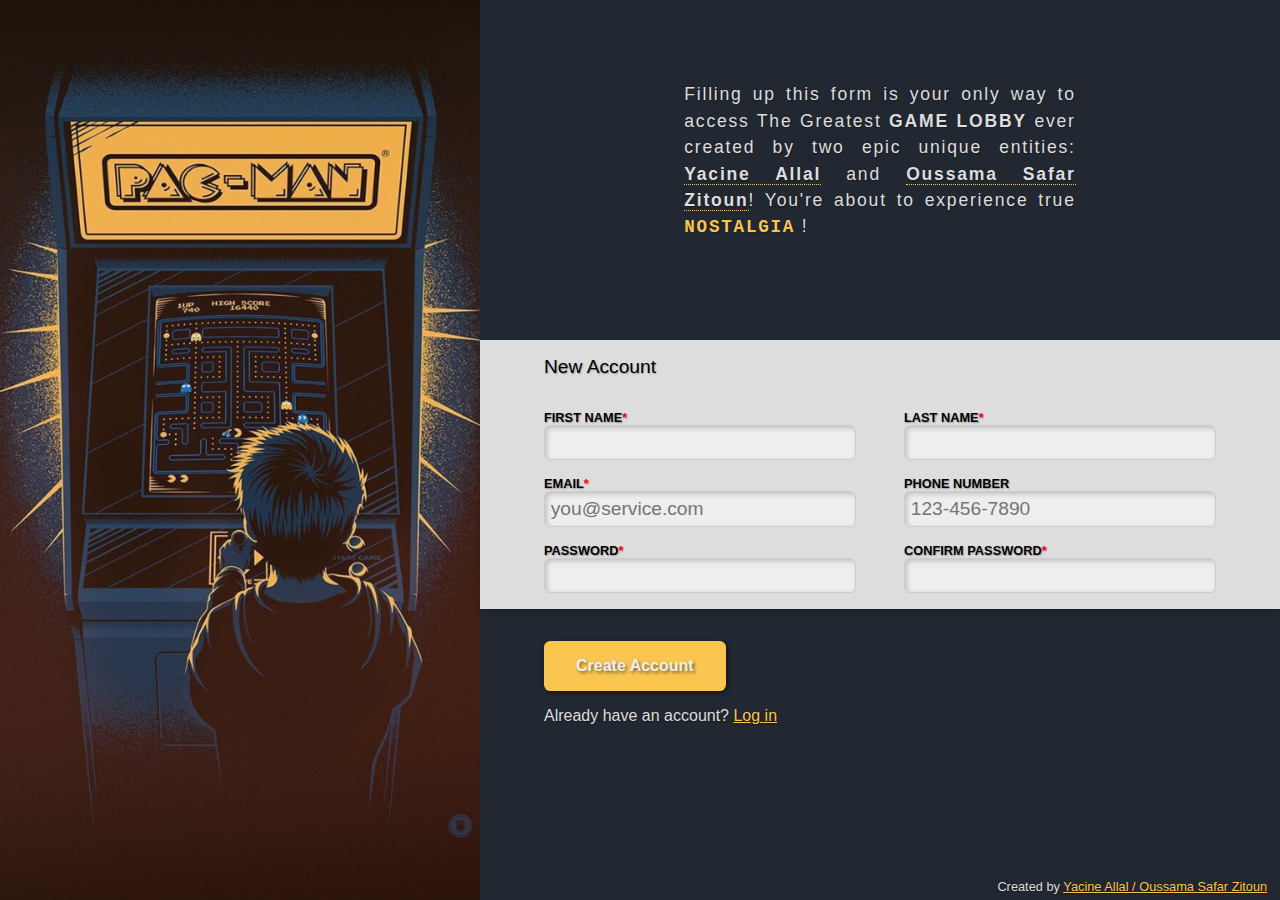
<file: index.html>
<!doctype html>
<html lang="en">
    <head>
        <meta charset="UTF-8">
        <meta name="viewport" content="width=device-width, initial-scale=1.0">
        <meta name="author" content="Yacine Allal / Oussama Safar Zitoun">
        <title>Sign Up!</title>
        <link rel="icon" type="image/png" href="https://www.theodinproject.com/favicon-32x32.png">
        <link rel="stylesheet" href="./res/signup.css">
        <script src="./res/signup.js"></script>
        <script>
            window.addEventListener('DOMContentLoaded', () => {
                handleForm();
            });
        </script>
    </head>
    <body>
        <aside>
            
        </aside>

        <main>
            <header>
                    <p>
                        Filling up this form is your only way to access The Greatest <b>GAME LOBBY</b> ever created by two epic unique entities: <abbr title="THE GOAT!"><b>Yacine Allal</b></abbr> and <abbr title="LE 'GOAT' AUSSI"><b>Oussama Safar Zitoun</b></abbr>! You're about to experience true <code>NOSTALGIA</code> !
                    </p>
            </header>

            <form>
                <fieldset>
                    <h2>New Account</h2>
                    <label for="first-name" title="Required: Letters Only">
                        First Name<span>*</span>
                        <input type="text" id="first-name" pattern="[a-zA-Z]+" min="2" max="15" required>
                    </label>
                    <label for="last-name" title="Required: Letters Only">
                        Last Name<span>*</span>
                        <input type="text" id="last-name" pattern="[a-zA-Z]+" min="2" max="15" required>
                    </label>
                    <label for="email-address" title="Required: you@service.com">
                        Email<span>*</span>
                        <input type="email" id="email-address" pattern="[a-z0-9._%+-]+@[a-z0-9.-]+\.[a-z]{2,}$" placeholder="you@service.com" required>
                    </label>
                    <label for="phone-number" title="Optional: 123-456-7890">
                        Phone Number
                        <input type="tel" id="phone-number" pattern="[0-9]{3}-[0-9]{3}-[0-9]{4}" placeholder="123-456-7890">
                    </label>
                    <label for="password-one" title="Required: At least 8 characters, 1 Upper, 1 Lower, 1 Number">
                        Password<span>*</span>
                        <input type="password" id="password-one" pattern="(?=.*\d)(?=.*[a-z])(?=.*[A-Z]).{8,}" minlength="8" required>
                    </label>
                    <label for="password-two" title="Required: Must Match">
                        Confirm Password<span>*</span>
                        <input type="password" id="password-two" pattern="(?=.*\d)(?=.*[a-z])(?=.*[A-Z]).{8,}" minlength="8" required>
                    </label>
                </fieldset>
                <button type="submit">Create Account</button>
                <div>Already have an account? <a href="../login-form/index.html">Log in</a></div>
            </form>
            <footer>
                Created by <a href="">Yacine Allal / Oussama Safar Zitoun</a>
            </footer>
        </main>
    </body>
</html>
</file>
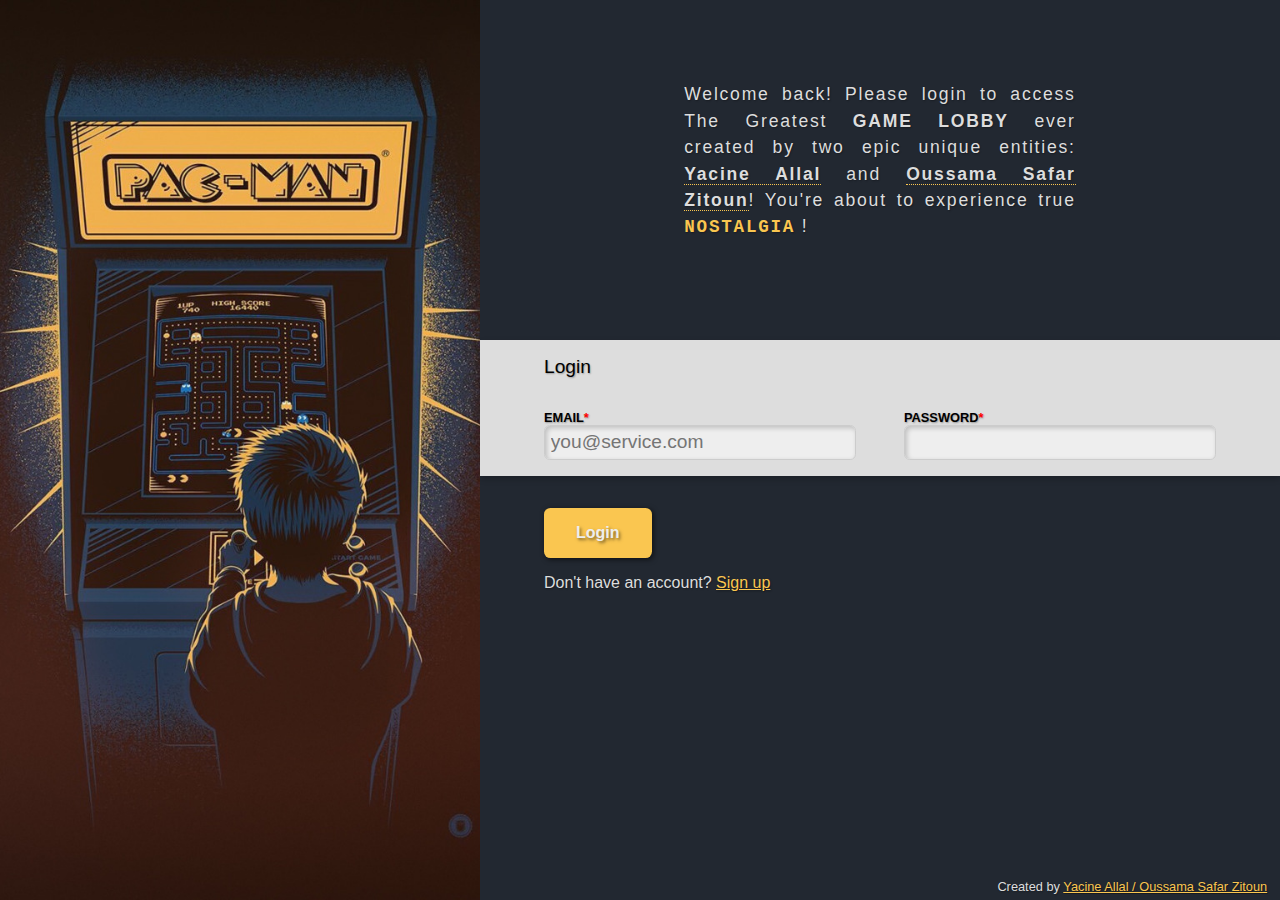
<file: login-form/index.html>
<!doctype html>
<html lang="en">
<head>
    <meta charset="UTF-8">
    <meta name="viewport" content="width=device-width, initial-scale=1.0">
    <meta name="author" content="Yacine Allal / Oussama Safar Zitoun">
    <title>Login</title>
    <link rel="icon" type="image/png" href="https://www.theodinproject.com/favicon-32x32.png">
    <link rel="stylesheet" href="./res/login.css">
    <script src="./res/login.js"></script>
    <script>
        window.addEventListener('DOMContentLoaded', () => {
            handleForm();
        });
    </script>
</head>
<body>
<aside>

</aside>

<main>
    <header>
        <p>
            Welcome back! Please login to access The Greatest <b>GAME LOBBY</b> ever created by two epic unique entities: <abbr title="THE GOAT!"><b>Yacine Allal</b></abbr> and <abbr title="LE 'GOAT' AUSSI"><b>Oussama Safar Zitoun</b></abbr>! You're about to experience true <code>NOSTALGIA</code> !
        </p>
    </header>

    <form>
        <fieldset>
            <h2>Login</h2>
            <label for="email-address" title="Required: you@service.com">
                Email<span>*</span>
                <input type="email" id="email-address" pattern="[a-z0-9._%+-]+@[a-z0-9.-]+\.[a-z]{2,}$" placeholder="you@service.com" required>
            </label>
            <label for="password" title="Required: At least 8 characters, 1 Upper, 1 Lower, 1 Number">
                Password<span>*</span>
                <input type="password" id="password" pattern="(?=.*\d)(?=.*[a-z])(?=.*[A-Z]).{8,}" minlength="8" required>
            </label>
        </fieldset>
        <button type="submit">Login</button>
        <div>Don't have an account? <a href="../index.html">Sign up</a></div>
    </form>
    <footer>
        Created by <a href="">Yacine Allal / Oussama Safar Zitoun</a>
    </footer>
</main>
</body>
</html>
</file>
<file: res/signup.css>
@font-face {
    font-family: 'Odin';
    src: url('https://cdn.statically.io/gh/TheOdinProject/theodinproject/efdc2888072f409e687d31dc580595dbe4fe0ff4/app/assets/fonts/Norse-Bold.otf') format('opentype');
}

* {
    box-sizing: border-box;
    cursor: default;
}

/* ELEMENT BASES */

html {
    margin: 0;
    padding: 0;
}

body {
    background-color: #222831;
    color: #000;
    display: flex;
    font-family: Verdana, Geneva, Tahoma, sans-serif;
    font-size: 12pt;
    margin: 0;
    min-height: 100vh;
    padding: 0;
    text-shadow: 0.05em 0.05em 0.1em rgba(0,0,0,0.3);
}

a, a * {
    cursor: pointer;
}

a, a:link, a:visited {
    color: #fac650;
    text-decoration: underline;
    text-shadow: 0.05em 0.05em 0.1em rgba(0,0,0,0.5);
}

a:hover, a:focus, a:active {
    color: #6e8fa7;
    text-decoration: none;
    text-shadow: 0 0 0.2em #6e8fa7;
}

abbr {
    border-bottom: 1px dotted #fac650;
    cursor: help;
    text-decoration: none;
}

code {
    color: #fac650;
    font-family: 'Courier New', Courier, monospace;
    font-weight: bold;
}

/* ASIDE */

aside {
    background-image: url('../wallpaper.jpg');
    background-color: #fac650;
    background-position: center;
    background-repeat: no-repeat;
    background-size: cover;
    display: flex;
    flex-direction: column;
    justify-content: space-between;
    width: 30em;
}

aside h1 {
    background-color: rgba(0,0,0,0.3);
    color: #fff;
    display: block;
    font-family: 'Odin', serif;
    font-size: 5em;
    font-weight: normal;
    height: 20vh;
    letter-spacing: 1rem;
    margin: 3em 0 0;
    padding: 1rem 0;
    position: relative;
    text-align: center;
    text-shadow: 0.3rem 0.3rem 0.2rem rgba(0,0,0,0.5);
    text-transform: uppercase;
    white-space: nowrap;
}

aside h1 img {
    filter: drop-shadow(0.3rem 0.3rem 0.2rem rgba(0,0,0,1));
    height: 100%;
    margin-right: -2rem;
    vertical-align: middle;
    width: auto;
}

/* MAIN */

main {
    align-items: stretch;
    display: flex;
    flex: 1;
    flex-direction: column;
    justify-content: stretch;
    min-width: 60vw;
}

/* HEADER */

header {
    align-items: center;
    display: flex;
    flex: 1;
    flex-direction: column;
    font-size: 1.1em;
    justify-content: center;
    padding: 2em;
}

header p {
    letter-spacing: 0.1em;
    line-height: 1.5em;
    margin: 0 auto 1em;
    max-width: 40ch;
    text-align: justify;
    width: 100%;
    color: #ddd;
}

/* FORM */

form {
    flex: 2;
}

form fieldset {
    background-color: #ddd;
    border: none;
    box-shadow: 0 0.2em 0.4em rgba(0,0,0,0.2);
    display: grid;
    grid-column-gap: 3em;
    grid-row-gap: 1em;
    grid-template-columns: 1fr 1fr;
    margin: 0;
    padding: 0 5vw 1em;
}

form h2 {
    font-size: 1.2em;
    font-weight: normal;
    grid-column: 1 / span 2;
    grid-row: 1;
}

form label {
    cursor: help;
    font-size: 0.8rem;
    font-weight: bold;
    text-transform: uppercase;
}

form label span {
    color: red;
}

form input {
    background-color: #eee;
    border: 1px solid #ccc;
    border-radius: 0.3em;
    box-shadow: inset 0.1em 0.1em 0.3em rgba(0,0,0,0.2);
    cursor: text;
    display: block;
    font-size: 1.2rem;
    padding: 0.3em;
    transition: all 0.1s ease-out;
    width: 100%;
}

form input:focus {
    background-color: #fff;
    border: 1px solid #6e8fa7;
    box-shadow: 0.1em 0.1em 0.3em rgba(0,0,0,0.7);
    outline: 0;
    transform: scale(1.1);
}

form.validate input:valid {
    border: none;
    outline: 2px solid green;
}

form input.validate:invalid,
form.validate input:invalid {
    border: none;
    outline: 2px solid red;
}

form label div {
    color: red;
    display: block;
    font-weight: normal;
    text-transform: none;
}

form button {
    background-color: #fac650;
    border: none;
    border-radius: 0.4em;
    box-shadow: 0.1em 0.1em 0.3em rgba(0,0,0,0.5);
    color: #eee;
    cursor: pointer;
    font-size: 1rem;
    font-weight: bold;
    margin: 2em 0 1em 5vw;
    padding: 1em 2em;
    text-shadow: 0.1em 0.1em 0.2em rgba(0,0,0,0.5);
    transition: all 0.1s ease-out;
}

form button:hover,
form button:focus,
form button:active {
    box-shadow: 0 0 0.2em #6e8fa7;
    color: #fff;
    text-shadow: 0 0 0.2em #fff;
    transform: scale(1.1);
}

form > div {
    margin-left: 5vw;
    color: #ddd;
}

/* FOOTER */

footer {
    font-size: 0.8em;
    padding: 0 1em 0.5em 0;
    text-align: right;
    color: #ddd;
}

/* MEDIA QUERIES */

@media screen and (orientation: portrait) {
    body { flex-direction: column; }
    aside { background-position: bottom center; min-height: 100vh; width: 100%; }
    main { min-height: 100vh; }
    .github-link:hover .github-icon, 
    .github-link:focus .github-icon { filter: drop-shadow(0 0 0.2em #fff); }
    .github-path { fill: #fff; }
}
</file>
<file: login-form/res/login.css>
@font-face {
    font-family: 'Odin';
    src: url('https://cdn.statically.io/gh/TheOdinProject/theodinproject/efdc2888072f409e687d31dc580595dbe4fe0ff4/app/assets/fonts/Norse-Bold.otf') format('opentype');
}

* {
    box-sizing: border-box;
    cursor: default;
}

/* ELEMENT BASES */

html {
    margin: 0;
    padding: 0;
}

body {
    background-color: #222831;
    color: #000;
    display: flex;
    font-family: Verdana, Geneva, Tahoma, sans-serif;
    font-size: 12pt;
    margin: 0;
    min-height: 100vh;
    padding: 0;
    text-shadow: 0.05em 0.05em 0.1em rgba(0,0,0,0.3);
}

a, a * {
    cursor: pointer;
}

a, a:link, a:visited {
    color: #fac650;
    text-decoration: underline;
    text-shadow: 0.05em 0.05em 0.1em rgba(0,0,0,0.5);
}

a:hover, a:focus, a:active {
    color: #6e8fa7;
    text-decoration: none;
    text-shadow: 0 0 0.2em #6e8fa7;
}

abbr {
    border-bottom: 1px dotted #fac650;
    cursor: help;
    text-decoration: none;
}

code {
    color: #fac650;
    font-family: 'Courier New', Courier, monospace;
    font-weight: bold;
}

/* ASIDE */

aside {
    background-image: url('../wallpaper.jpg');
    background-color: #fac650;
    background-position: center;
    background-repeat: no-repeat;
    background-size: cover;
    display: flex;
    flex-direction: column;
    justify-content: space-between;
    width: 30em;
}

aside h1 {
    background-color: rgba(0,0,0,0.3);
    color: #fff;
    display: block;
    font-family: 'Odin', serif;
    font-size: 5em;
    font-weight: normal;
    height: 20vh;
    letter-spacing: 1rem;
    margin: 3em 0 0;
    padding: 1rem 0;
    position: relative;
    text-align: center;
    text-shadow: 0.3rem 0.3rem 0.2rem rgba(0,0,0,0.5);
    text-transform: uppercase;
    white-space: nowrap;
}

aside h1 img {
    filter: drop-shadow(0.3rem 0.3rem 0.2rem rgba(0,0,0,1));
    height: 100%;
    margin-right: -2rem;
    vertical-align: middle;
    width: auto;
}

aside cite {
    color: #ccc;
    display: block;
    font-size: 0.8em;
    font-style: normal;
    padding: 0 0 0.5em 1em;
    text-align: left;
    text-shadow: 0.1em 0.1em 0.1em #000;
    width: 100%;
}

aside cite a,
aside cite a:link,
aside cite a:visited {
    color: #fff;
    text-decoration: underline;
}

aside cite a:hover,
aside cite a:focus,
aside cite a:active {
    color: #fff;
    text-decoration: none;
    text-shadow: 0 0 0.2em #fff;
}

/* MAIN */

main {
    align-items: stretch;
    display: flex;
    flex: 1;
    flex-direction: column;
    justify-content: stretch;
    min-width: 60vw;
}

/* HEADER */

header {
    align-items: center;
    display: flex;
    flex: 1;
    flex-direction: column;
    font-size: 1.1em;
    justify-content: center;
    padding: 2em;
}

header p {
    letter-spacing: 0.1em;
    line-height: 1.5em;
    margin: 0 auto 1em;
    max-width: 40ch;
    text-align: justify;
    width: 100%;
    color: #ddd;
}

/* FORM */

form {
    flex: 2;
}

form fieldset {
    background-color: #ddd;
    border: none;
    box-shadow: 0 0.2em 0.4em rgba(0,0,0,0.2);
    display: grid;
    grid-column-gap: 3em;
    grid-row-gap: 1em;
    grid-template-columns: 1fr 1fr;
    margin: 0;
    padding: 0 5vw 1em;
}

form h2 {
    font-size: 1.2em;
    font-weight: normal;
    grid-column: 1 / span 2;
    grid-row: 1;
}

form label {
    cursor: help;
    font-size: 0.8rem;
    font-weight: bold;
    text-transform: uppercase;
}

form label span {
    color: red;
}

form input {
    background-color: #eee;
    border: 1px solid #ccc;
    border-radius: 0.3em;
    box-shadow: inset 0.1em 0.1em 0.3em rgba(0,0,0,0.2);
    cursor: text;
    display: block;
    font-size: 1.2rem;
    padding: 0.3em;
    transition: all 0.1s ease-out;
    width: 100%;
}

form input:focus {
    background-color: #fff;
    border: 1px solid #6e8fa7;
    box-shadow: 0.1em 0.1em 0.3em rgba(0,0,0,0.7);
    outline: 0;
    transform: scale(1.1);
}

form.validate input:valid {
    border: none;
    outline: 2px solid green;
}

form input.validate:invalid,
form.validate input:invalid {
    border: none;
    outline: 2px solid red;
}

form label div {
    color: red;
    display: block;
    font-weight: normal;
    text-transform: none;
}

form button {
    background-color: #fac650;
    border: none;
    border-radius: 0.4em;
    box-shadow: 0.1em 0.1em 0.3em rgba(0,0,0,0.5);
    color: #eee;
    cursor: pointer;
    font-size: 1rem;
    font-weight: bold;
    margin: 2em 0 1em 5vw;
    padding: 1em 2em;
    text-shadow: 0.1em 0.1em 0.2em rgba(0,0,0,0.5);
    transition: all 0.1s ease-out;
}

form button:hover,
form button:focus,
form button:active {
    box-shadow: 0 0 0.2em #6e8fa7;
    color: #fff;
    text-shadow: 0 0 0.2em #fff;
    transform: scale(1.1);
}

form > div {
    margin-left: 5vw;
    color: #ddd;
}

/* FOOTER */

footer {
    font-size: 0.8em;
    padding: 0 1em 0.5em 0;
    text-align: right;
    color: #ddd;
}

/* MEDIA QUERIES */

@media screen and (orientation: portrait) {
    body { flex-direction: column; }
    aside { background-position: bottom center; min-height: 100vh; width: 100%; }
    main { min-height: 100vh; }
    .github-link:hover .github-icon, 
    .github-link:focus .github-icon { filter: drop-shadow(0 0 0.2em #fff); }
    .github-path { fill: #fff; }
}
</file>
